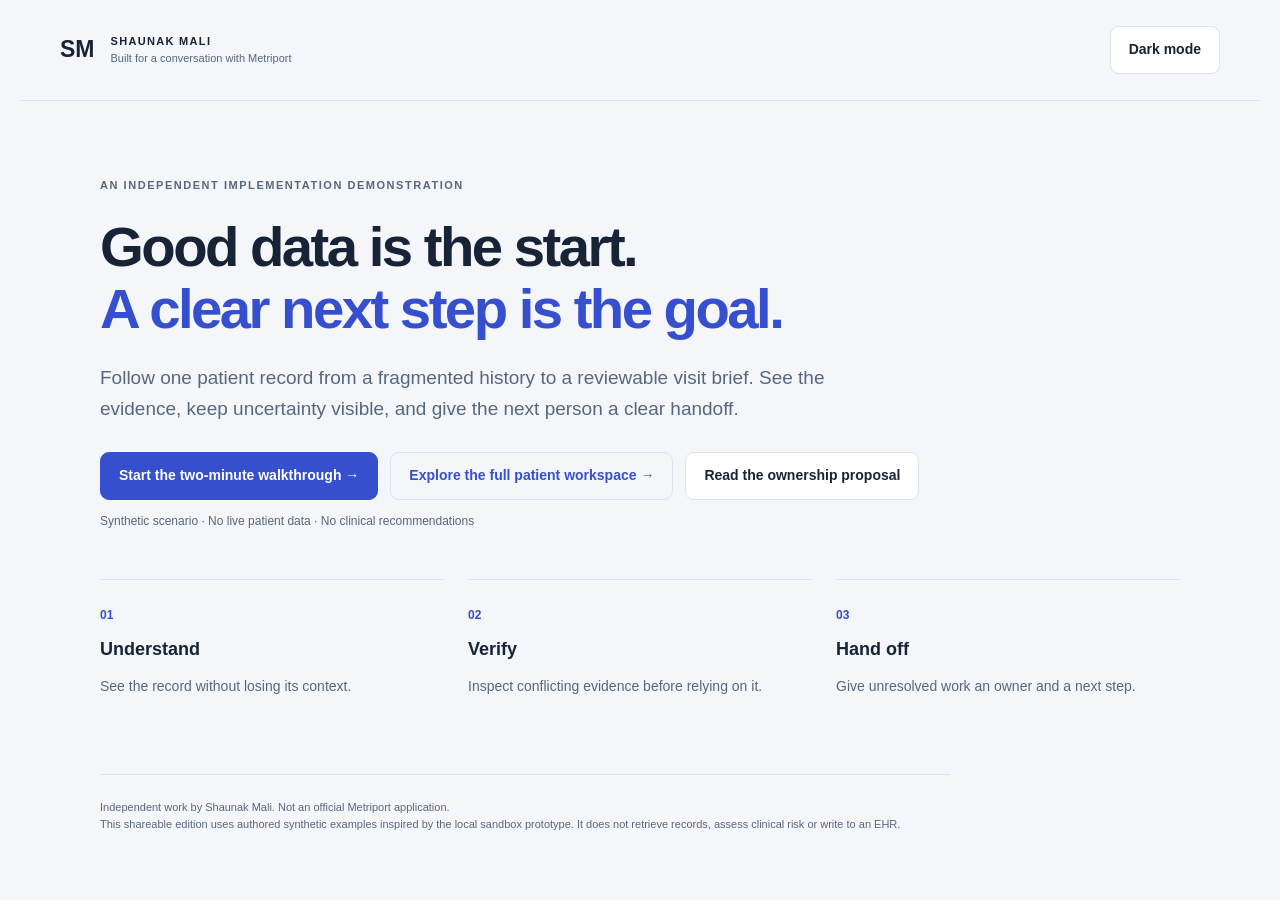
<file: public/index.html>
<!doctype html>
<html lang="en"><head><meta charset="utf-8"><meta name="viewport" content="width=device-width,initial-scale=1"><meta name="robots" content="noindex,nofollow"><title>From records to readiness · Shaunak Mali</title><link rel="stylesheet" href="metriport-story.css"><script defer src="metriport-story.js"></script></head>
<body><header><a href="/" class="brand">SM<span>SHAUNAK MALI <small>Built for a conversation with Metriport</small></span></a><button id="theme" aria-label="Switch color theme">Dark mode</button></header>
<main><section id="intro"><p class="eyebrow">AN INDEPENDENT IMPLEMENTATION DEMONSTRATION</p><h1>Good data is the start.<br><span>A clear next step is the goal.</span></h1><p class="lede">Follow one patient record from a fragmented history to a reviewable visit brief. See the evidence, keep uncertainty visible, and give the next person a clear handoff.</p><div class="intro-actions"><button class="primary" id="start">Start the two-minute walkthrough <span>→</span></button><a class="platform-link" href="/sandbox">Explore the full patient workspace →</a><button id="skip">Read the ownership proposal</button></div><p class="disclosure">Synthetic scenario · No live patient data · No clinical recommendations</p><div class="overview"><div><b>01</b><h3>Understand</h3><p>See the record without losing its context.</p></div><div><b>02</b><h3>Verify</h3><p>Inspect conflicting evidence before relying on it.</p></div><div><b>03</b><h3>Hand off</h3><p>Give unresolved work an owner and a next step.</p></div></div></section>
<section id="tour" hidden><nav class="steps" aria-label="Walkthrough steps"></nav><div class="chapter"><p class="eyebrow" id="kicker"></p><h1 id="heading" tabindex="-1"></h1><p class="lede" id="explanation"></p></div><div id="scene"></div><div class="tour-nav"><button id="prev">← Back</button><span id="progress" aria-live="polite"></span><button class="primary" id="next">Continue →</button></div></section>
<section id="proposal" hidden><p class="eyebrow">PROPOSED OWNERSHIP · FOR DISCUSSION</p><h1>Making customer launches<br><span>repeatable.</span></h1><p class="proposal-byline">Shaunak Mali · Metriport</p><div class="proposal-document"><article class="proposal-section"><h2>The opportunity I would like to explore</h2><p>Metriport’s Sollis Health story shows the value of making outside records available inside the clinician’s existing workflow. The question I would bring to the team is how to make those customer launches easier to repeat as requirements vary across accounts.</p><p>I would own a small set of strategic launches and turn what we learn into shared implementation standards, clearer product decisions, and a delivery-capacity plan. The intended result is less repeated work between customers and a clearer route from a working integration to customer acceptance. I would first validate where that work is needed with Customer Success and Engineering.</p></article><article class="proposal-section"><h2>What I would own</h2><ul><li><strong>Selected launches:</strong> agree what success means with each customer, own the delivery plan and escalations, and stay hands-on through acceptance.</li><li><strong>Patterns across accounts:</strong> identify recurring blockers, build and test reusable integration and validation patterns, and recommend which requests merit product investment versus account-specific work.</li><li><strong>Delivery capacity:</strong> make engineering effort and unresolved dependencies visible; propose staffing or process changes where the evidence supports them.</li></ul><p>Alongside selected launches, I would own the improvement plan across accounts: which recurring problems to solve once, what the shared approach should be, and whether it works on the next implementation. Within agreed capacity, I would own launch priorities and delivery standards, with product investment and staffing decisions agreed with the existing leaders.</p><p>The role I’m exploring is VP, Special Projects. I would want the scope and decision rights to match that responsibility.</p></article><article class="proposal-section"><h2>Why I am proposing this</h2><p>At KarmaCheck, I cofounded the company, wrote the original platform, won and onboarded the first customers, and recruited the initial engineering team. That combination of building, customer delivery, and team formation is the experience I would bring to this role.</p></article><article class="proposal-section"><h2>A first assignment after joining</h2><p>Choose one upcoming customer workflow with the existing team. I would bring back an agreed workflow and acceptance checklist, a demonstrated integration path in an approved environment, and a readiness review with named owners for unresolved issues. The checks would cover source traceability, incomplete records, failure recovery, and handoff ownership. Clinical interpretation remains with the customer’s clinicians.</p><p>The accompanying build shows how I approach the workflow: make the record understandable, let the reviewer inspect its source, and keep unresolved work visible. It is an independent synthetic demonstration, not a production connector or evidence of customer outcomes.</p></article><article class="proposal-section"><h2>First 90 days after joining</h2><div class="proposal-table-wrap"><table><thead><tr><th scope="col">When</th><th scope="col">What I would deliver</th><th scope="col">How we would review it</th></tr></thead><tbody><tr><td>Days 1–30</td><td>Agree the first launch and acceptance criteria, begin delivery, and document the first candidate pattern or blocker. Use recent launches as a baseline, or begin measurement if reliable history is unavailable.</td><td>Customer and internal owners agree the scope, readiness checks, and escalation path.</td></tr><tr><td>Days 31–60</td><td>Lead the selected implementation, document acceptance or the specific blockers, and document one candidate implementation pattern.</td><td>Test the pattern against another suitable workflow or historical case before calling it reusable.</td></tr><tr><td>Days 61–90</td><td>Present launch evidence, recurring issues, and a recommendation on what to standardize, productize, or resource next.</td><td>Decide whether to expand, narrow, or keep the work within the existing implementation role.</td></tr></tbody></table></div><p>Customer readiness, access approvals, and engineering availability will affect launch dates. These are proposed deliverables, not a promise that every customer reaches production within 90 days.</p></article><article class="proposal-section"><h2>What would make the work viable</h2><p>An executive sponsor, an agreed boundary with Customer Success and Engineering, access to the selected account’s approved implementation context, and named engineering and customer counterparts. Before starting, we would agree engineering time, the customer’s acceptance owner, who resolves priority conflicts, and any incremental budget. I am not assuming a new team or authority over the product roadmap.</p><p>We would track elapsed time from agreed kickoff to customer acceptance, engineering effort per launch, and recurring blockers. Customer and access delays would be identified separately. Initial cases would establish a baseline, not prove a conversion or revenue improvement.</p></article><article class="proposal-section"><h2>The decision now</h2><p>Could we use a conversation with a founder and the customer-delivery lead to look at one representative launch and decide whether you need this ownership across accounts? That would make the scope concrete before either side commits to a role design.</p><p class="proposal-source">Context: <a href="https://www.metriport.com/customers/sollis-health" target="_blank" rel="noreferrer">Metriport’s Sollis Health customer story ↗</a></p></article></div><div class="intro-actions"><a class="platform-link" href="/sandbox">Explore the build →</a><button id="replay" class="primary">Replay the walkthrough</button><button id="architecture">How this demonstration works</button><button id="print">Print proposal</button></div></section>
<footer>Independent work by Shaunak Mali. Not an official Metriport application.<br>This shareable edition uses authored synthetic examples inspired by the local sandbox prototype. It does not retrieve records, assess clinical risk or write to an EHR.</footer></main>
<dialog id="detail"><div class="dialog-top"><p class="eyebrow">INSPECT THE EVIDENCE</p><button id="close" aria-label="Close details">✕</button></div><div id="detail-body"></div></dialog></body></html>
</file>
<file: public/metriport-story.css>
:root{color-scheme:light;--bg:#f5f6fa;--surface:#fff;--ink:#172337;--muted:#56677f;--line:#dce3ed;--blue:#354fce;--pale:#edf1ff;--amber:#875013;--warn:#fff5e7;--shadow:0 14px 44px #17233708}*{box-sizing:border-box}body{margin:0;background:var(--bg);color:var(--ink);font-family:-apple-system,BlinkMacSystemFont,"Segoe UI",sans-serif;line-height:1.55}body.dark{color-scheme:dark;--bg:#101724;--surface:#192333;--ink:#edf1fb;--muted:#a9b8cf;--line:#354259;--blue:#9bacff;--pale:#253357;--amber:#ffd093;--warn:#392b20;--shadow:none}header{max-width:1240px;margin:auto;padding:26px 40px;display:flex;align-items:center;justify-content:space-between;border-bottom:1px solid var(--line)}.brand{display:flex;gap:16px;align-items:center;font-size:23px;font-weight:700;color:var(--ink);text-decoration:none}.brand span{font-size:11px;letter-spacing:.12em}.brand small{display:block;font-weight:400;font-size:11px;color:var(--muted);letter-spacing:0}main{max-width:1160px;padding:64px 40px 24px;margin:auto}h1{font-size:clamp(36px,4.4vw,62px);line-height:1.1;letter-spacing:-.045em;margin:22px 0}h1 span{color:var(--blue)}h2{font-size:22px;line-height:1.3;letter-spacing:-.02em}h3{font-size:18px;margin:10px 0}p{margin:12px 0}.eyebrow{font-size:11px;font-weight:700;letter-spacing:.14em;color:var(--muted)}.lede{max-width:770px;font-size:19px;color:var(--muted);line-height:1.65}.intro-actions{display:flex;gap:12px;flex-wrap:wrap;margin:28px 0 12px}button{font:inherit;font-size:14px;font-weight:600;border:1px solid var(--line);border-radius:9px;padding:12px 18px;background:var(--surface);color:var(--ink);cursor:pointer}button:hover{border-color:var(--blue);background:var(--pale)}button:focus-visible,a:focus-visible,input:focus-visible{outline:3px solid var(--blue);outline-offset:4px}.primary{background:var(--blue);color:var(--surface);border-color:var(--blue)}body.dark .primary{color:#101724}.primary:hover{background:var(--ink);color:var(--surface)}.disclosure,.fine,small{font-size:12px;color:var(--muted)}.overview,.roadmap{display:grid;grid-template-columns:repeat(3,1fr);gap:24px;margin-top:48px}.overview>div{border-top:1px solid var(--line);padding-top:22px}.overview b{color:var(--blue);font-size:12px}.overview p,.roadmap p{color:var(--muted);font-size:14px}.steps{display:flex;gap:10px;flex-wrap:wrap}.steps button{font-size:12px;padding:9px 15px}.steps [aria-current=step]{background:var(--pale);border-color:var(--blue);color:var(--blue)}.chapter h1{font-size:40px}.chapter{margin:32px 0}.workspace{background:var(--surface);border:1px solid var(--line);border-radius:16px;box-shadow:var(--shadow);overflow:hidden}.patient-bar{padding:20px 28px;border-bottom:1px solid var(--line);display:flex;align-items:center;justify-content:space-between;gap:14px}.patient-bar strong{font-size:19px}.badge{font-size:11px;font-weight:700;color:var(--blue);background:var(--pale);padding:7px 10px;border-radius:6px}.scene-grid{display:grid;grid-template-columns:1.35fr 1fr;gap:28px;padding:28px}.card{padding:22px;background:var(--bg);border:1px solid var(--line);border-radius:10px}.card p{font-size:14px;color:var(--muted)}.card h3{margin-top:0}.record-list{display:grid;gap:12px}.record{padding:15px 0;border-bottom:1px solid var(--line);display:flex;justify-content:space-between;gap:18px;font-size:14px}.record:last-child{border:0}.record span{color:var(--muted)}.warning{padding:18px;border-left:3px solid var(--amber);background:var(--warn);border-radius:5px;color:var(--amber);font-size:14px}.evidence-button{width:100%;text-align:left;margin-top:10px}.evidence-button small{display:block;font-weight:400;margin-top:4px}.trend{width:100%;height:auto;overflow:visible}.trend text{fill:var(--muted);font-size:11px}.trend .axis{stroke:var(--line)}.trend .path{stroke:var(--blue);stroke-width:3;fill:none}.trend circle{fill:var(--blue)}.tour-nav{display:flex;justify-content:space-between;align-items:center;margin:24px 0}.tour-nav span{font-size:12px;color:var(--muted)}.assign-row{display:flex;align-items:center;gap:10px;flex-wrap:wrap;margin:20px 0}input{font:inherit;background:var(--surface);color:var(--ink);border:1px solid var(--line);border-radius:6px;padding:10px;width:100%;max-width:260px}label{font-size:13px;font-weight:600}.status{color:var(--blue);font-weight:600;font-size:14px}.proposal-grid{display:grid;grid-template-columns:1.2fr 1fr;gap:26px;margin-top:32px}.proposal-grid article,.roadmap article,.measure{padding:26px;background:var(--surface);border:1px solid var(--line);border-radius:12px}.proposal-grid ul{padding-left:20px;font-size:15px}.proposal-grid li{margin:12px 0}.roadmap{gap:16px;margin-top:24px}.roadmap span{font-size:11px;color:var(--blue);font-weight:700;letter-spacing:.07em}.measure{margin:24px 0}.measure p{color:var(--muted)}footer{margin-top:64px;padding-top:24px;border-top:1px solid var(--line);color:var(--muted);font-size:11px;max-width:850px}dialog{max-width:660px;width:calc(100% - 32px);border:1px solid var(--line);border-radius:16px;background:var(--surface);color:var(--ink);padding:28px;max-height:85vh;overflow:auto}dialog::backdrop{background:#0e182b99;backdrop-filter:blur(5px)}.dialog-top{display:flex;align-items:center;justify-content:space-between}pre{font-size:12px;white-space:pre-wrap;background:var(--bg);padding:18px;border-radius:8px}a{color:var(--blue)}[hidden]{display:none!important}@media(max-width:700px){header{padding:20px}main{padding:36px 20px}.scene-grid,.proposal-grid,.roadmap,.overview{grid-template-columns:1fr}.scene-grid{padding:18px;gap:18px}.patient-bar{padding:18px;flex-wrap:wrap}.chapter h1{font-size:32px}.overview{gap:10px;margin-top:30px}.tour-nav{gap:12px}.brand small{max-width:180px}.steps{gap:5px}.steps button{padding:8px}.primary{padding:12px}footer{margin-top:38px}}@media(prefers-reduced-motion:no-preference){section{animation:appear .25s ease}@keyframes appear{from{opacity:.4;transform:translateY(5px)}to{opacity:1;transform:none}}}@media print{header,footer,.intro-actions,#intro,#tour,dialog{display:none!important}#proposal{display:block!important}body{background:white;color:black}main{padding:0}.proposal-grid,.roadmap{break-inside:avoid}h1{font-size:36px}article{box-shadow:none}}

.platform-link{display:inline-flex;align-items:center;padding:12px 18px;border:1px solid var(--line);border-radius:9px;text-decoration:none;font-size:14px;font-weight:600}

/* Founder discussion proposal: readable prose and explicit acceptance criteria. */
#proposal{max-width:1080px}#proposal>h1{font-size:clamp(32px,4vw,48px);line-height:1.12;margin:14px 0}.proposal-byline{color:var(--muted);font-size:15px;margin:0 0 32px}.proposal-document{display:grid;grid-template-columns:1fr 1fr;gap:26px 36px}.proposal-section{border-top:1px solid var(--line);padding-top:20px;min-width:0}.proposal-section h2{font-size:20px;margin:0 0 12px}.proposal-section p,.proposal-section li{font-size:15px;line-height:1.7}.proposal-section ul{padding-left:19px}.proposal-section li{margin:12px 0}.proposal-section:first-child,.proposal-section:nth-child(5),.proposal-section:last-child{grid-column:1/-1}.proposal-section:first-child p{max-width:86ch}.proposal-section:last-child{padding:24px;background:var(--surface);border:1px solid var(--line);border-radius:12px}.proposal-table-wrap{overflow-x:auto}.proposal-section table{border-collapse:collapse;width:100%;font-size:14px;line-height:1.6}.proposal-section th{text-align:left;color:var(--ink);background:var(--surface)}.proposal-section td,.proposal-section th{padding:16px 14px;border-bottom:1px solid var(--line);vertical-align:top}.proposal-section td:first-child{width:110px;font-weight:600}.proposal-source{font-size:12px!important;color:var(--muted)}
@media(max-width:700px){.proposal-document{grid-template-columns:1fr}.proposal-section{grid-column:1!important}.proposal-section table{min-width:580px}}
@media print{@page{margin:16mm}body,body.dark{--ink:#111;--muted:#444;--bg:#fff;--surface:#fff;--line:#ccc;--blue:#174889;background:#fff;color:#111}.proposal-document{display:block}.proposal-section{break-inside:avoid;margin:16px 0;padding-top:12px}.proposal-section p,.proposal-section li{font-size:11pt;line-height:1.45}.proposal-section table{font-size:10pt;min-width:0}.proposal-section th,.proposal-section td{padding:8px}#proposal>h1{font-size:30px}.proposal-byline{margin-bottom:14px}}

@media(min-width:701px){.proposal-section:nth-child(2){grid-column:1;grid-row:2/4}.proposal-section:nth-child(3){grid-column:2;grid-row:2}.proposal-section:nth-child(4){grid-column:2;grid-row:3}.proposal-section:nth-child(5){grid-column:1/-1;grid-row:4}.proposal-section:nth-child(6){grid-column:1/-1;grid-row:5}.proposal-section:last-child{grid-column:1/-1;grid-row:6}}
</file>
